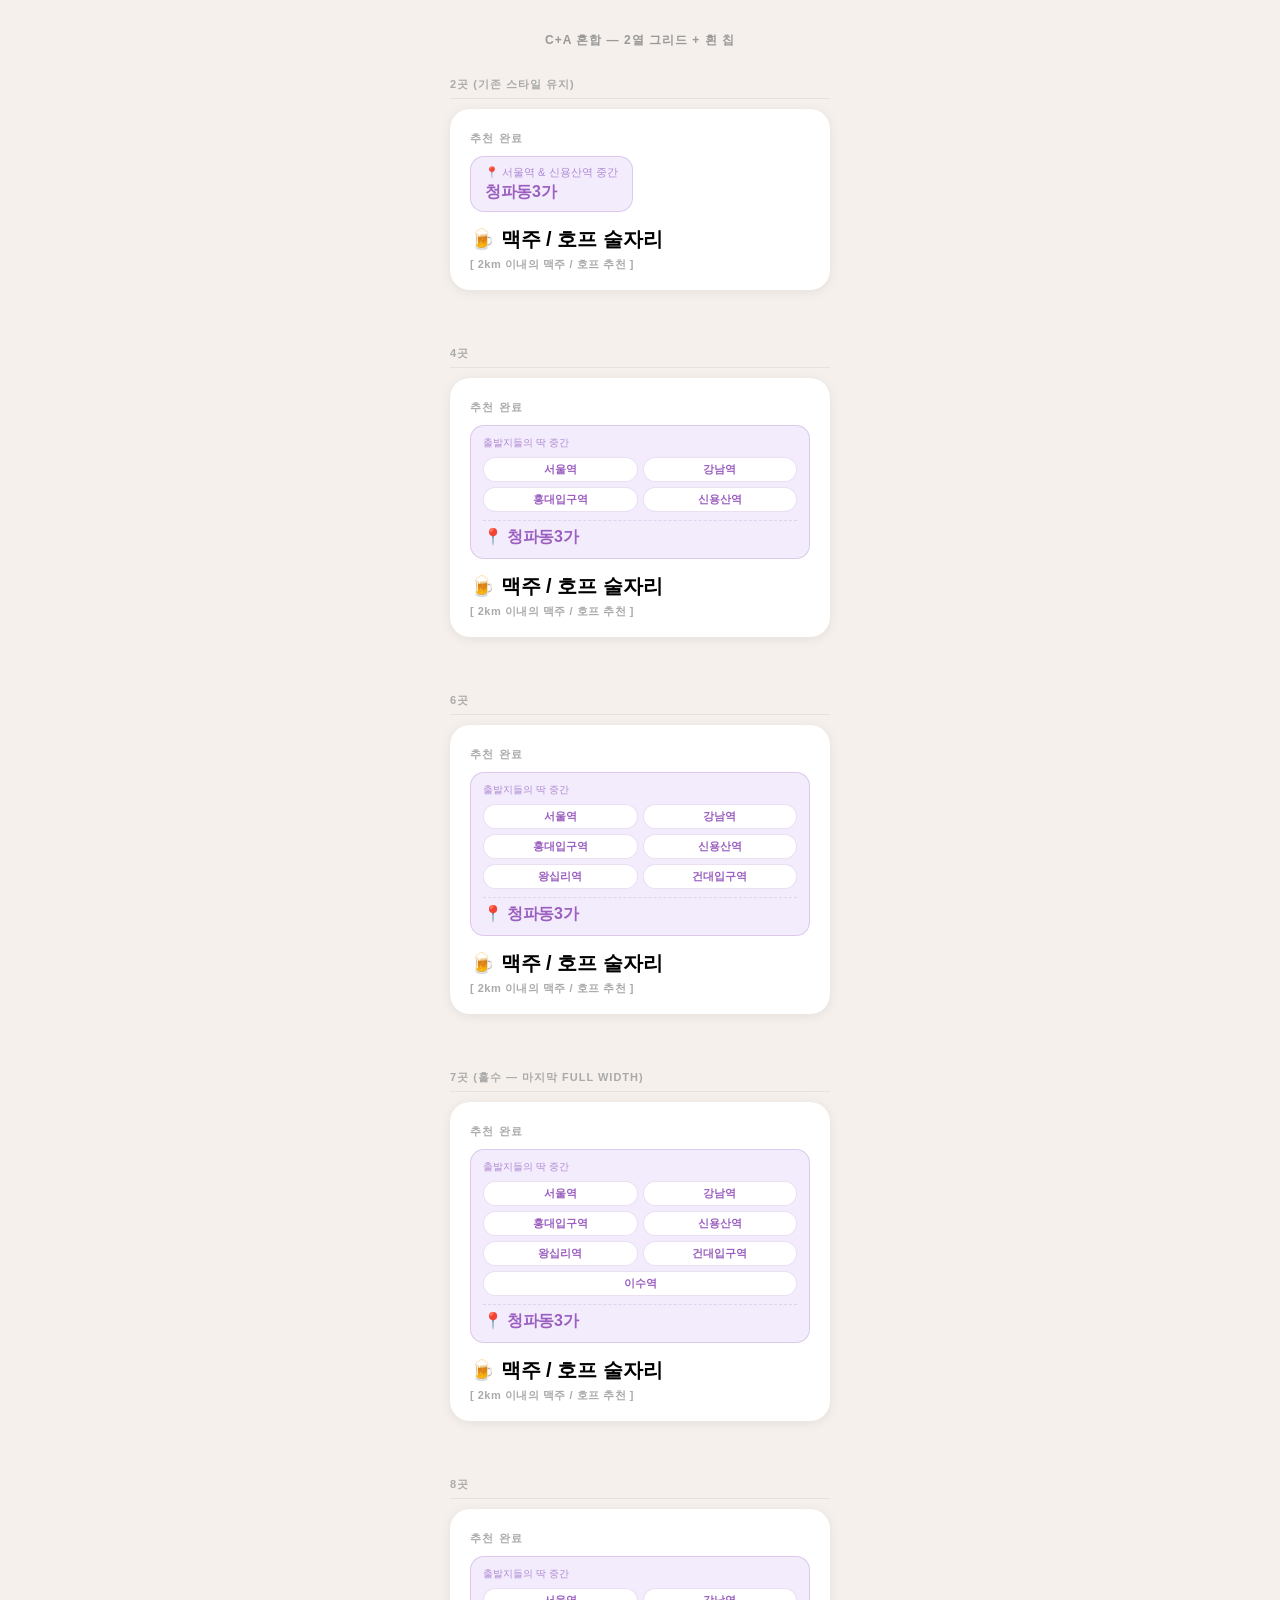
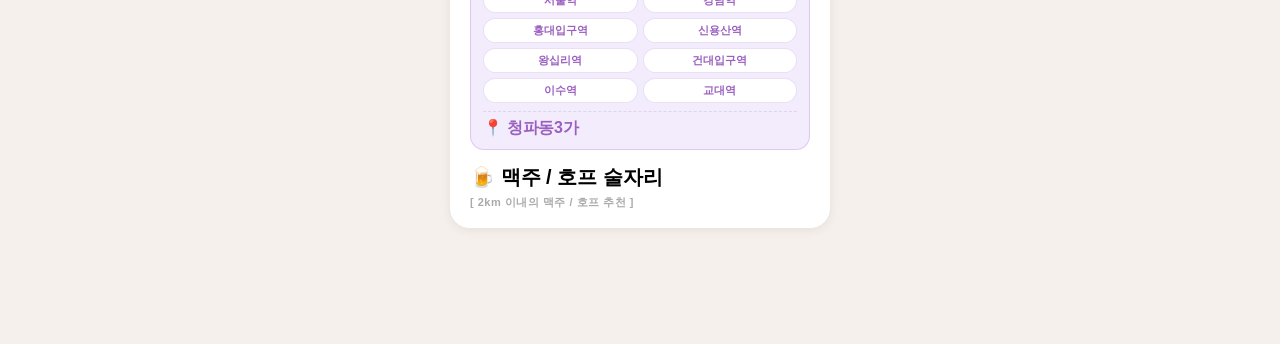
<file: mock-header.html>
<!DOCTYPE html>
<html lang="ko">
<head>
<meta charset="UTF-8">
<meta name="viewport" content="width=device-width, initial-scale=1.0">
<title>C+A 혼합 — 2열 그리드 + 흰 칩</title>
<style>
  * { margin: 0; padding: 0; box-sizing: border-box; }
  body {
    background: #f5f0eb;
    font-family: 'Apple SD Gothic Neo', 'Pretendard', sans-serif;
    padding: 32px 20px 60px;
    display: flex; flex-direction: column; align-items: center;
  }
  h1 { font-size: 12px; color: #999; letter-spacing: 1px; text-transform: uppercase; margin-bottom: 28px; font-weight: 700; }
  .section { width: 100%; max-width: 380px; margin-bottom: 44px; }
  .section-label {
    font-size: 11px; font-weight: 700; color: #aaa; letter-spacing: 1px;
    text-transform: uppercase; margin-bottom: 10px;
    padding-bottom: 6px; border-bottom: 1px solid #e8e0da;
  }
  .card {
    background: white; border-radius: 20px;
    padding: 22px 20px 18px;
    box-shadow: 0 2px 12px rgba(0,0,0,0.07);
    margin-bottom: 12px;
  }
  .n-label { font-size: 10px; color: #ccc; font-weight: 600; margin-bottom: 8px; }
  .eyebrow { font-size: 11px; color: #aaa; letter-spacing: 1.2px; text-transform: uppercase; font-weight: 600; margin-bottom: 10px; }
  .title { font-size: 20px; font-weight: 700; margin-top: 14px; margin-bottom: 3px; }
  .sub { font-size: 11px; color: #aaa; letter-spacing: 0.5px; font-weight: 600; margin-top: 4px; }
  .big { font-size: 16px; color: #9B5FC0; font-weight: 800; letter-spacing: -0.3px; margin-top: 6px; display: block; }

  /* ── C+A: 2열 그리드 + 흰 칩 ── */
  .badge {
    background: #f3ecfc; border: 1.5px solid rgba(155,95,192,.25);
    border-radius: 14px; padding: 10px 12px;
  }
  .badge-top-label { font-size: 10px; color: #b08ad4; font-weight: 500; margin-bottom: 7px; }
  .grid { display: grid; grid-template-columns: 1fr 1fr; gap: 5px; margin-bottom: 8px; }
  .chip {
    background: white; border: 1px solid rgba(155,95,192,.2);
    border-radius: 20px; padding: 4px 0;
    font-size: 11px; color: #9B5FC0; font-weight: 600;
    text-align: center;
  }
  /* 홀수 마지막 칩은 full width */
  .chip.full { grid-column: 1 / -1; }
  .divider { border: none; border-top: 1px dashed #ddd5f0; margin: 4px 0 2px; }

  /* 2곳일 땐 기존 스타일 유지 */
  .badge-2 {
    display: inline-flex; flex-direction: column;
    background: #f3ecfc; border: 1.5px solid rgba(155,95,192,.25);
    border-radius: 14px; padding: 8px 14px; gap: 2px; margin-bottom: 0;
  }
  .badge-2 .sm { font-size: 11px; color: #b08ad4; font-weight: 500; }
  .badge-2 .lg { font-size: 16px; color: #9B5FC0; font-weight: 800; letter-spacing: -0.3px; }
</style>
</head>
<body>
<h1>C+A 혼합 — 2열 그리드 + 흰 칩</h1>

<div class="section">
  <p class="section-label">2곳 (기존 스타일 유지)</p>
  <div class="card">
    <p class="eyebrow">추천 완료</p>
    <div class="badge-2">
      <span class="sm">📍 서울역 &amp; 신용산역 중간</span>
      <span class="lg">청파동3가</span>
    </div>
    <h2 class="title">🍺 맥주 / 호프 술자리</h2>
    <p class="sub">[ 2km 이내의 맥주 / 호프 추천 ]</p>
  </div>
</div>

<div class="section">
  <p class="section-label">4곳</p>
  <div class="card">
    <p class="eyebrow">추천 완료</p>
    <div class="badge">
      <p class="badge-top-label">출발지들의 딱 중간</p>
      <div class="grid">
        <div class="chip">서울역</div>
        <div class="chip">강남역</div>
        <div class="chip">홍대입구역</div>
        <div class="chip">신용산역</div>
      </div>
      <hr class="divider">
      <span class="big">📍 청파동3가</span>
    </div>
    <h2 class="title">🍺 맥주 / 호프 술자리</h2>
    <p class="sub">[ 2km 이내의 맥주 / 호프 추천 ]</p>
  </div>
</div>

<div class="section">
  <p class="section-label">6곳</p>
  <div class="card">
    <p class="eyebrow">추천 완료</p>
    <div class="badge">
      <p class="badge-top-label">출발지들의 딱 중간</p>
      <div class="grid">
        <div class="chip">서울역</div>
        <div class="chip">강남역</div>
        <div class="chip">홍대입구역</div>
        <div class="chip">신용산역</div>
        <div class="chip">왕십리역</div>
        <div class="chip">건대입구역</div>
      </div>
      <hr class="divider">
      <span class="big">📍 청파동3가</span>
    </div>
    <h2 class="title">🍺 맥주 / 호프 술자리</h2>
    <p class="sub">[ 2km 이내의 맥주 / 호프 추천 ]</p>
  </div>
</div>

<div class="section">
  <p class="section-label">7곳 (홀수 — 마지막 full width)</p>
  <div class="card">
    <p class="eyebrow">추천 완료</p>
    <div class="badge">
      <p class="badge-top-label">출발지들의 딱 중간</p>
      <div class="grid">
        <div class="chip">서울역</div>
        <div class="chip">강남역</div>
        <div class="chip">홍대입구역</div>
        <div class="chip">신용산역</div>
        <div class="chip">왕십리역</div>
        <div class="chip">건대입구역</div>
        <div class="chip full">이수역</div>
      </div>
      <hr class="divider">
      <span class="big">📍 청파동3가</span>
    </div>
    <h2 class="title">🍺 맥주 / 호프 술자리</h2>
    <p class="sub">[ 2km 이내의 맥주 / 호프 추천 ]</p>
  </div>
</div>

<div class="section">
  <p class="section-label">8곳</p>
  <div class="card">
    <p class="eyebrow">추천 완료</p>
    <div class="badge">
      <p class="badge-top-label">출발지들의 딱 중간</p>
      <div class="grid">
        <div class="chip">서울역</div>
        <div class="chip">강남역</div>
        <div class="chip">홍대입구역</div>
        <div class="chip">신용산역</div>
        <div class="chip">왕십리역</div>
        <div class="chip">건대입구역</div>
        <div class="chip">이수역</div>
        <div class="chip">교대역</div>
      </div>
      <hr class="divider">
      <span class="big">📍 청파동3가</span>
    </div>
    <h2 class="title">🍺 맥주 / 호프 술자리</h2>
    <p class="sub">[ 2km 이내의 맥주 / 호프 추천 ]</p>
  </div>
</div>

</body>
</html>
</file>
